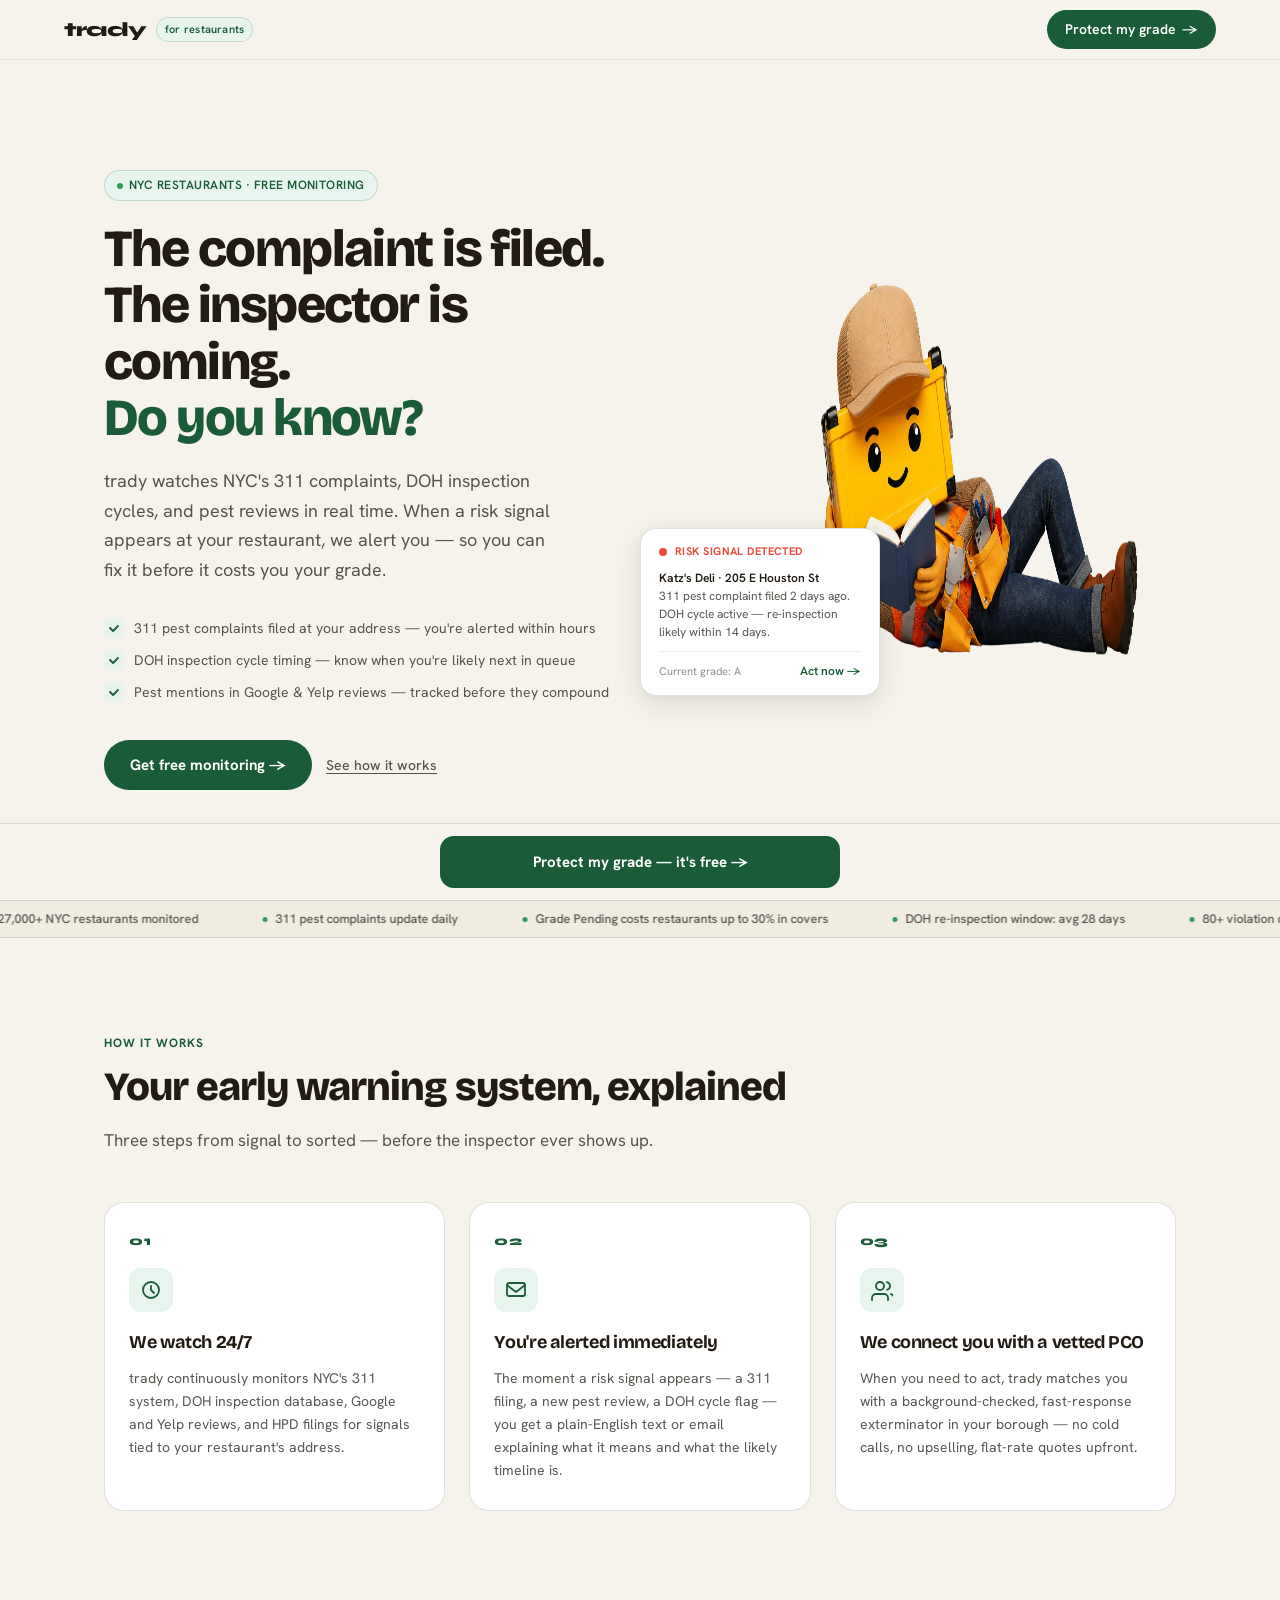
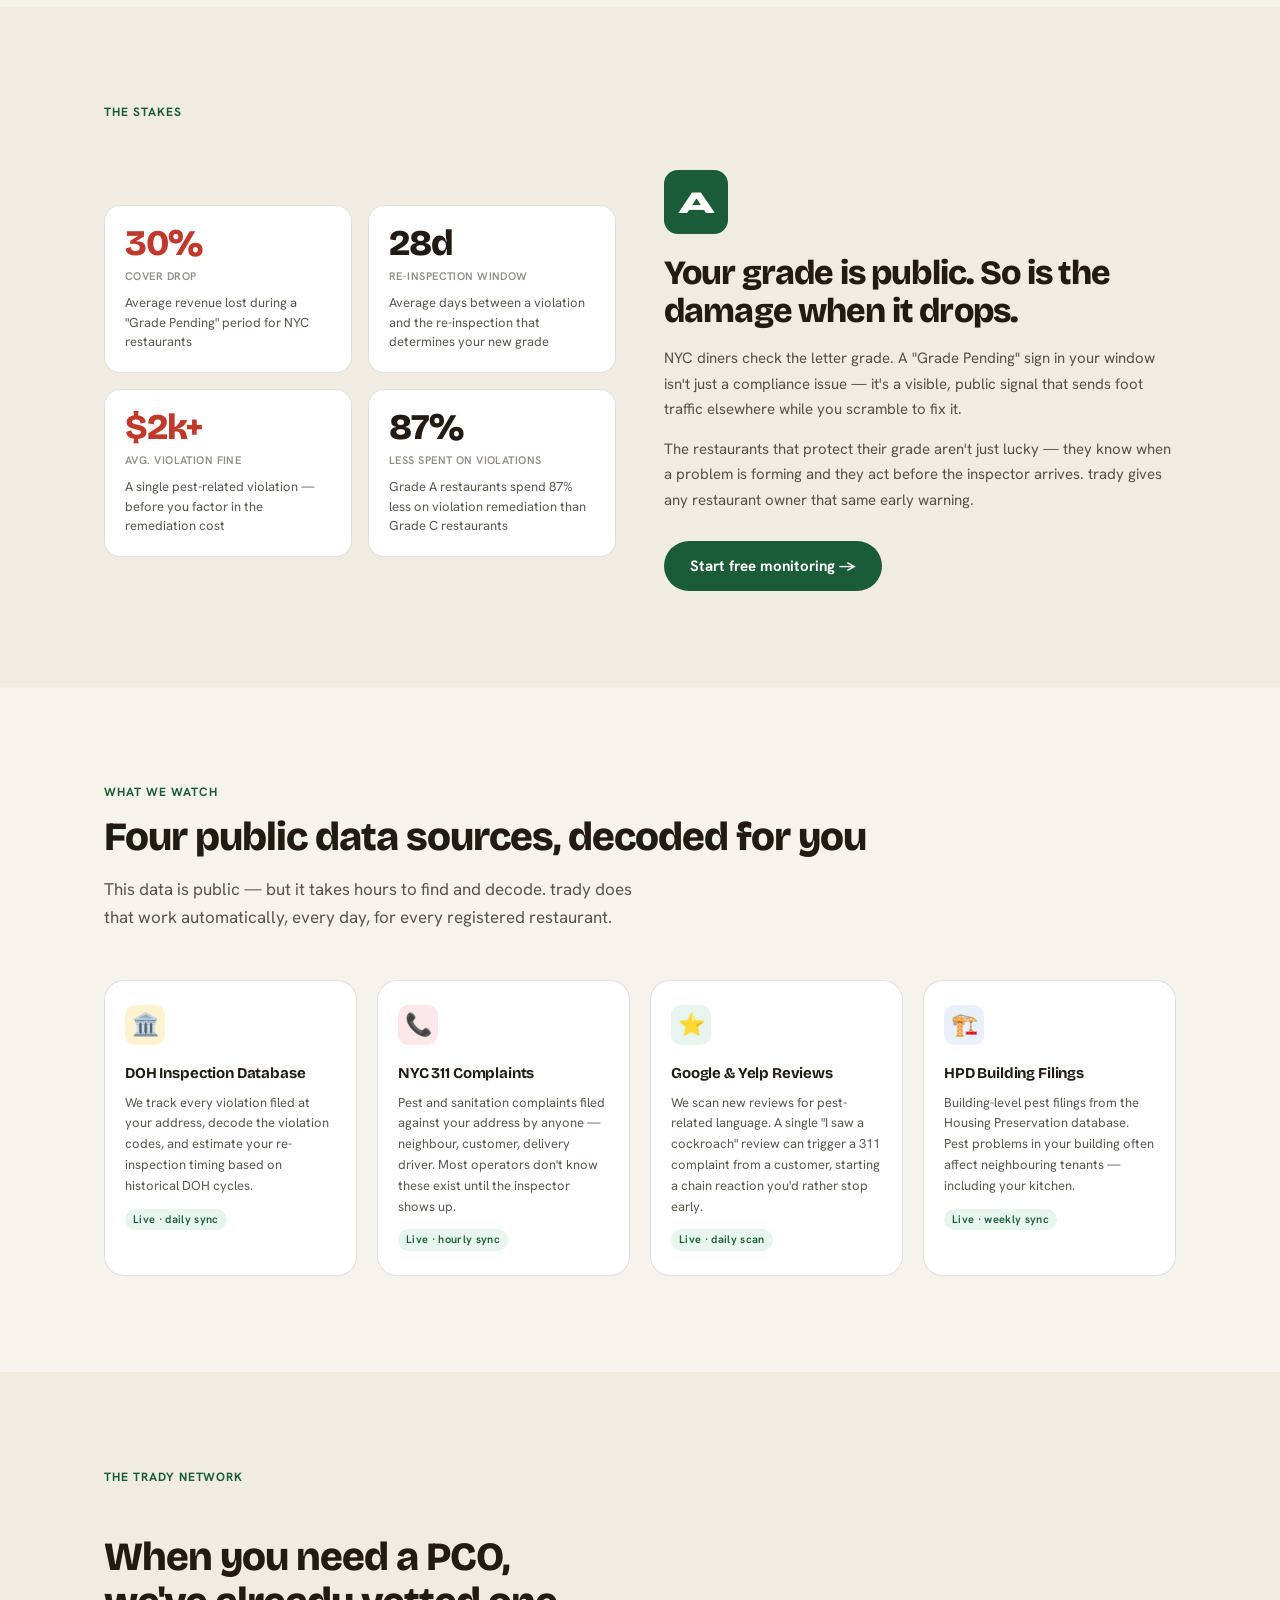
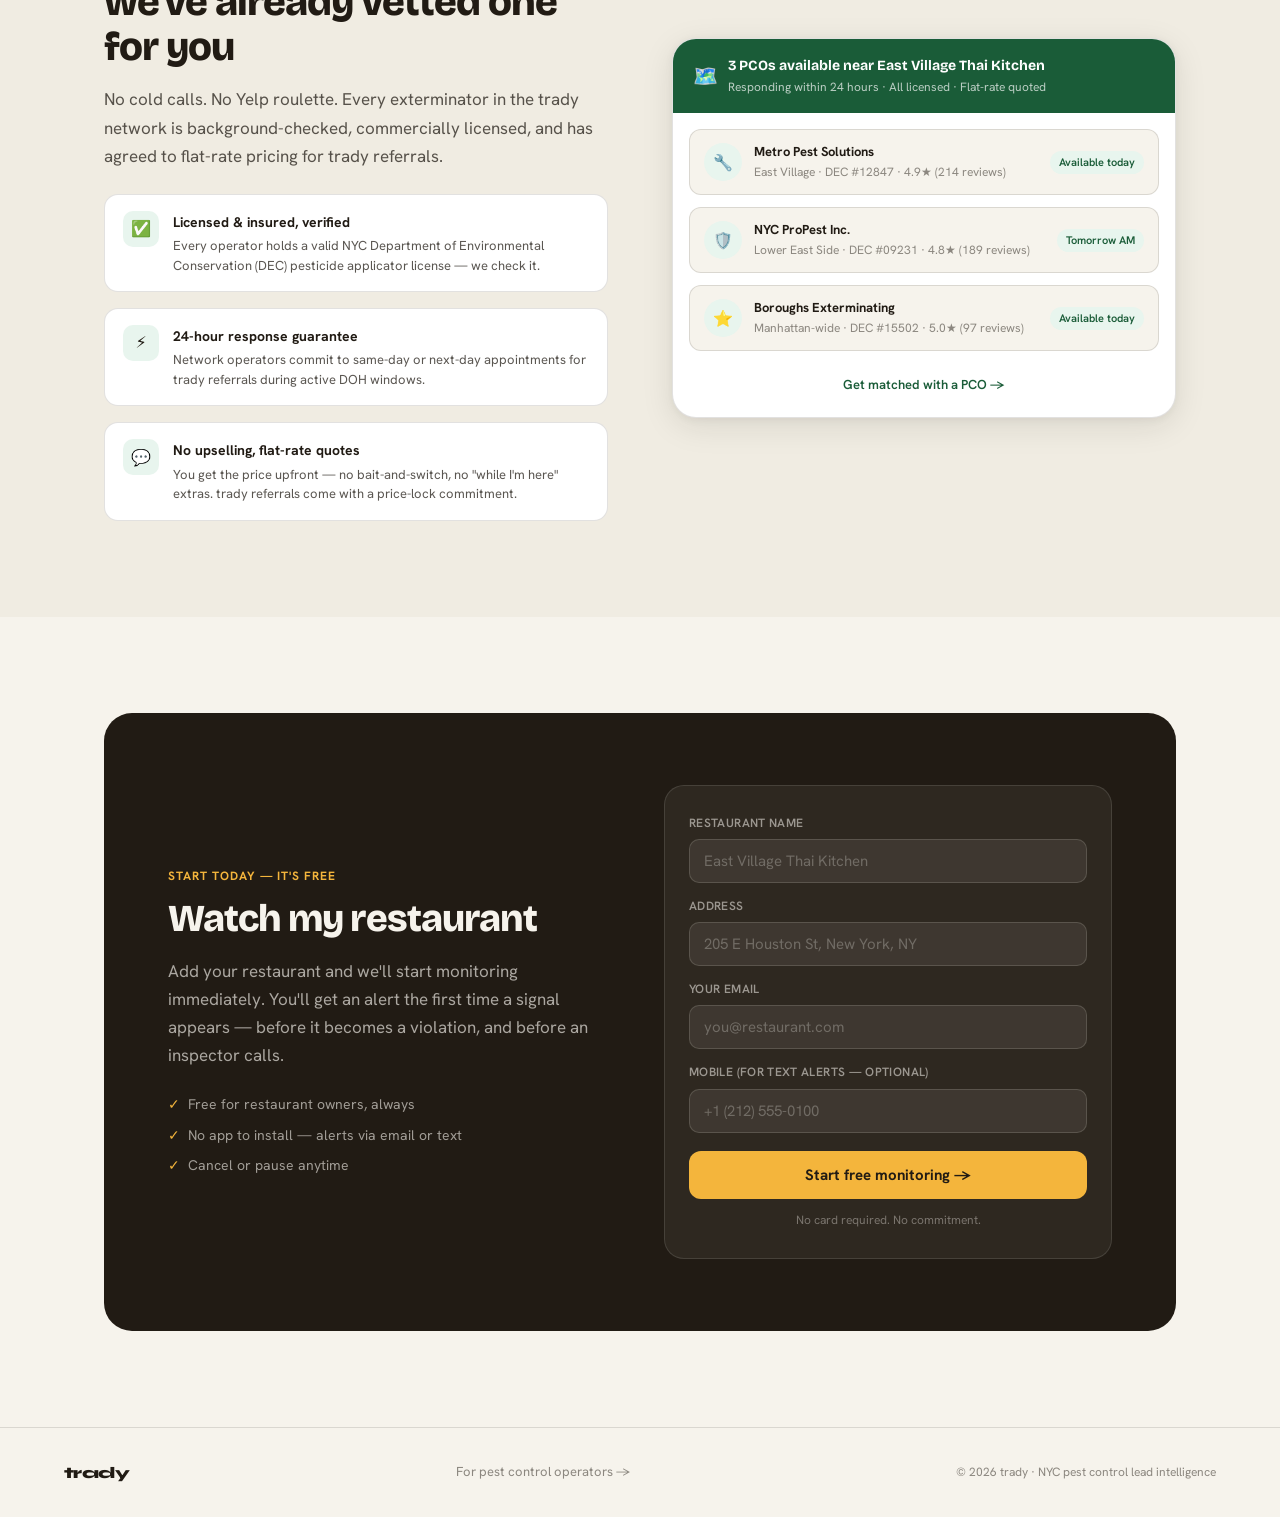
<file: test-restaurant/index.html>
<!DOCTYPE html>
<html lang="en">
<head>
<meta charset="UTF-8" />
<meta name="viewport" content="width=device-width, initial-scale=1.0" />
<title>trady for Restaurants — Know Before the Inspector Does</title>
<meta name="description" content="trady monitors NYC 311 complaints, DOH inspection cycles, and health reviews in real time. Get alerted the moment a risk signal appears at your restaurant — before it becomes a violation." />
<meta name="theme-color" content="#F6F3EC" />
<meta property="og:type" content="website" />
<meta property="og:title" content="trady for Restaurants — Know before the inspector does" />
<meta property="og:description" content="Free monitoring for NYC restaurants. We watch 311 complaints, DOH cycles, and pest reviews so you can act before a surprise inspection." />
<meta name="twitter:card" content="summary_large_image" />
<link rel="preconnect" href="https://fonts.googleapis.com" />
<link rel="preconnect" href="https://fonts.gstatic.com" crossorigin />
<link href="https://fonts.googleapis.com/css2?family=Bricolage+Grotesque:opsz,wght@12..96,400;12..96,500;12..96,600;12..96,700;12..96,800&family=Hanken+Grotesk:wght@400;500;600;700;800&family=Syne:wght@700;800&display=swap" rel="stylesheet" />
<style>
/* ── Design tokens ───────────────────────────────────────── */
:root {
  --bg:          #F6F3EC;
  --bg-2:        #FFFFFF;
  --bg-3:        #F0ECE2;
  --line:        rgba(34,28,20,0.13);
  --line-2:      rgba(34,28,20,0.07);
  --fg:          #211B14;
  --fg-dim:      rgba(33,27,20,0.74);
  --fg-mute:     rgba(33,27,20,0.50);
  /* green accent — protection, not aggression */
  --green:       #1A5C38;
  --green-fill:  #2D9B5A;
  --green-light: #E8F5EE;
  --green-mid:   rgba(29,92,56,0.12);
  /* amber as secondary (trady brand) */
  --amber:       #8A5606;
  --amber-fill:  #F4B53C;
  --amber-light: #FEF3D0;
  /* type */
  --font-d: 'Bricolage Grotesque', system-ui, sans-serif;
  --font-b: 'Hanken Grotesk', system-ui, sans-serif;
  --font-s: 'Syne', system-ui, sans-serif;
  /* shadows */
  --sh-xs: 0 1px 3px rgba(33,27,20,0.07), 0 1px 2px rgba(33,27,20,0.04);
  --sh-sm: 0 4px 16px rgba(33,27,20,0.08), 0 1px 4px rgba(33,27,20,0.04);
  --sh-md: 0 8px 32px rgba(33,27,20,0.10), 0 2px 8px rgba(33,27,20,0.05);
}

/* ── Reset & base ────────────────────────────────────────── */
*, *::before, *::after { box-sizing: border-box; margin: 0; padding: 0; }
html { scroll-behavior: smooth; }
body {
  background: var(--bg);
  color: var(--fg);
  font-family: var(--font-b);
  font-size: 16px;
  line-height: 1.6;
  -webkit-font-smoothing: antialiased;
}
img { display: block; max-width: 100%; }
a { color: inherit; text-decoration: none; }
button { cursor: pointer; font: inherit; border: none; background: none; }

/* ── Reveal animation ────────────────────────────────────── */
.reveal { opacity: 0; transform: translateY(18px); transition: opacity .55s ease, transform .55s ease; }
.reveal.in { opacity: 1; transform: none; }
.reveal-delay-1 { transition-delay: .1s; }
.reveal-delay-2 { transition-delay: .2s; }
.reveal-delay-3 { transition-delay: .3s; }

/* ── Nav ─────────────────────────────────────────────────── */
.nav {
  position: sticky; top: 0; z-index: 100;
  display: flex; align-items: center; justify-content: space-between;
  padding: 0 clamp(20px, 5vw, 64px);
  height: 60px;
  background: rgba(246,243,236,0.88);
  backdrop-filter: blur(12px);
  -webkit-backdrop-filter: blur(12px);
  border-bottom: 1px solid var(--line-2);
}
.nav-brand { display: flex; align-items: center; gap: 10px; }
.nav-wordmark {
  font-family: var(--font-s);
  font-weight: 800;
  font-size: 20px;
  letter-spacing: -0.04em;
  color: var(--fg);
}
.nav-pill {
  font-family: var(--font-b);
  font-size: 11px;
  font-weight: 600;
  letter-spacing: 0.02em;
  color: var(--green);
  background: var(--green-light);
  border: 1px solid rgba(29,92,56,0.18);
  padding: 3px 8px;
  border-radius: 20px;
}
.nav-cta {
  display: flex; align-items: center; gap: 6px;
  font-size: 14px; font-weight: 600;
  color: var(--bg-2);
  background: var(--green);
  padding: 8px 18px;
  border-radius: 100px;
  transition: background .15s;
}
.nav-cta:hover { background: #245243; }
.nav-cta .arr { transition: transform .15s; }
.nav-cta:hover .arr { transform: translateX(3px); }

/* ── Hero ────────────────────────────────────────────────── */
.hero {
  display: grid;
  grid-template-columns: 1fr 1fr;
  gap: 0;
  min-height: calc(100svh - 60px);
  padding: 0 clamp(20px, 5vw, 64px);
  padding-top: clamp(48px, 8vw, 80px);
  padding-bottom: clamp(48px, 8vw, 80px);
  max-width: 1200px;
  margin: 0 auto;
  align-items: center;
}
.hero-copy { max-width: 560px; }
.hero-badge {
  display: inline-flex; align-items: center; gap: 6px;
  font-size: 12px; font-weight: 600; letter-spacing: 0.04em; text-transform: uppercase;
  color: var(--green);
  background: var(--green-light);
  border: 1px solid rgba(29,92,56,0.18);
  padding: 5px 12px;
  border-radius: 20px;
  margin-bottom: 20px;
}
.hero-badge .dot { width: 6px; height: 6px; border-radius: 50%; background: var(--green-fill); }
.hero-h1 {
  font-family: var(--font-d);
  font-weight: 800;
  font-size: clamp(32px, 4.5vw, 52px);
  line-height: 1.08;
  letter-spacing: -0.03em;
  color: var(--fg);
  margin-bottom: 20px;
}
.hero-h1 em {
  font-style: normal;
  color: var(--green);
}
.hero-sub {
  font-size: clamp(15px, 1.6vw, 18px);
  line-height: 1.65;
  color: var(--fg-dim);
  margin-bottom: 32px;
  max-width: 460px;
}
.hero-bullets {
  display: flex; flex-direction: column; gap: 10px;
  margin-bottom: 36px;
}
.hero-bullet {
  display: flex; align-items: flex-start; gap: 10px;
  font-size: 14px; color: var(--fg-dim);
}
.hero-bullet .icon {
  width: 20px; height: 20px; flex-shrink: 0;
  display: flex; align-items: center; justify-content: center;
  background: var(--green-light);
  border-radius: 6px;
  margin-top: 1px;
}
.hero-ctas { display: flex; align-items: center; gap: 14px; flex-wrap: wrap; }
.btn-primary {
  display: inline-flex; align-items: center; gap: 8px;
  font-size: 15px; font-weight: 700;
  color: var(--bg-2);
  background: var(--green);
  padding: 13px 26px;
  border-radius: 100px;
  transition: background .15s, transform .1s;
}
.btn-primary:hover { background: #245243; transform: translateY(-1px); }
.btn-ghost {
  font-size: 14px; font-weight: 500; color: var(--fg-dim);
  text-decoration: underline; text-underline-offset: 3px;
}
.hero-img-wrap {
  display: flex; justify-content: flex-end; align-items: flex-end;
  position: relative;
  padding-left: 32px;
}
.hero-img-wrap img {
  width: min(420px, 100%);
  border-radius: 24px;
}
.hero-alert-card {
  position: absolute;
  bottom: 24px; left: 0;
  background: var(--bg-2);
  border: 1px solid var(--line);
  border-radius: 16px;
  padding: 14px 18px;
  box-shadow: var(--sh-md);
  max-width: 240px;
  z-index: 2;
}
.alert-card-top {
  display: flex; align-items: center; gap: 8px;
  margin-bottom: 8px;
}
.alert-dot { width: 8px; height: 8px; border-radius: 50%; background: #E74C3C; flex-shrink: 0; }
.alert-label { font-size: 11px; font-weight: 700; letter-spacing: 0.04em; text-transform: uppercase; color: #E74C3C; }
.alert-card-body { font-size: 12px; line-height: 1.5; color: var(--fg-dim); }
.alert-card-body strong { color: var(--fg); font-weight: 600; }
.alert-card-footer {
  margin-top: 10px; padding-top: 10px;
  border-top: 1px solid var(--line-2);
  display: flex; align-items: center; justify-content: space-between;
}
.alert-card-footer span { font-size: 11px; color: var(--fg-mute); }
.alert-card-footer a {
  font-size: 12px; font-weight: 600;
  color: var(--green);
  display: flex; align-items: center; gap: 4px;
}

/* ── Ticker ──────────────────────────────────────────────── */
.ticker-bar {
  border-top: 1px solid var(--line);
  border-bottom: 1px solid var(--line);
  overflow: hidden;
  background: var(--bg-3);
  padding: 0;
  height: 38px;
  display: flex; align-items: center;
}
.ticker-inner {
  display: flex; align-items: center;
  white-space: nowrap;
  will-change: transform;
}
.ticker-item {
  display: inline-flex; align-items: center; gap: 8px;
  font-size: 12.5px; font-weight: 500; color: var(--fg-dim);
  padding: 0 32px;
}
.ticker-item .sep { color: var(--line); margin: 0 -16px; }
.ticker-dot { width: 5px; height: 5px; border-radius: 50%; background: var(--green-fill); flex-shrink: 0; }

/* ── Section shell ───────────────────────────────────────── */
.section {
  padding: clamp(56px, 8vw, 96px) clamp(20px, 5vw, 64px);
  max-width: 1200px;
  margin: 0 auto;
}
.section-alt { background: var(--bg-3); }
.section-alt .section { /* inner wrapper */ }
.section-kicker {
  font-size: 12px; font-weight: 700; letter-spacing: 0.08em; text-transform: uppercase;
  color: var(--green);
  margin-bottom: 12px;
}
.section-h2 {
  font-family: var(--font-d);
  font-weight: 800;
  font-size: clamp(26px, 3.5vw, 40px);
  line-height: 1.12;
  letter-spacing: -0.025em;
  color: var(--fg);
  margin-bottom: 16px;
}
.section-sub {
  font-size: clamp(14px, 1.4vw, 17px);
  line-height: 1.65;
  color: var(--fg-dim);
  max-width: 560px;
}

/* ── How it works ────────────────────────────────────────── */
.hiw-grid {
  display: grid;
  grid-template-columns: repeat(3, 1fr);
  gap: 24px;
  margin-top: 48px;
}
.hiw-card {
  background: var(--bg-2);
  border: 1px solid var(--line);
  border-radius: 20px;
  padding: 28px 24px;
}
.hiw-num {
  font-family: var(--font-s);
  font-size: 13px; font-weight: 800;
  color: var(--green);
  letter-spacing: 0.04em;
  margin-bottom: 16px;
}
.hiw-icon {
  width: 44px; height: 44px;
  background: var(--green-light);
  border-radius: 12px;
  display: flex; align-items: center; justify-content: center;
  margin-bottom: 16px;
}
.hiw-icon svg { color: var(--green); }
.hiw-title {
  font-family: var(--font-d);
  font-size: 18px; font-weight: 700;
  letter-spacing: -0.02em;
  color: var(--fg);
  margin-bottom: 10px;
}
.hiw-body { font-size: 14px; line-height: 1.65; color: var(--fg-dim); }

/* ── Stakes ──────────────────────────────────────────────── */
.stakes-wrap {
  display: grid;
  grid-template-columns: 1fr 1fr;
  gap: 48px;
  align-items: center;
  margin-top: 48px;
}
.stakes-stats {
  display: grid;
  grid-template-columns: 1fr 1fr;
  gap: 16px;
}
.stat-card {
  background: var(--bg-2);
  border: 1px solid var(--line);
  border-radius: 16px;
  padding: 20px;
}
.stat-num {
  font-family: var(--font-d);
  font-size: clamp(28px, 3vw, 36px);
  font-weight: 800;
  letter-spacing: -0.03em;
  color: var(--fg);
  line-height: 1;
  margin-bottom: 6px;
}
.stat-num.red { color: #C0392B; }
.stat-unit { font-size: 11px; font-weight: 600; letter-spacing: 0.04em; text-transform: uppercase; color: var(--fg-mute); }
.stat-desc { font-size: 13px; line-height: 1.5; color: var(--fg-dim); margin-top: 8px; }
.stakes-copy .section-h2 { font-size: clamp(22px, 2.8vw, 34px); }
.stakes-copy p {
  font-size: 15px; line-height: 1.7;
  color: var(--fg-dim);
  margin-top: 16px;
}
.grade-badge {
  display: inline-flex; align-items: center; justify-content: center;
  width: 64px; height: 64px;
  background: var(--green);
  color: var(--bg-2);
  font-family: var(--font-s);
  font-size: 32px; font-weight: 800;
  border-radius: 14px;
  margin-bottom: 20px;
}
.grade-badge.pending {
  background: #E67E22;
  font-size: 13px;
  font-family: var(--font-b);
  font-weight: 700;
  text-align: center;
  line-height: 1.2;
  padding: 0 8px;
}

/* ── Data sources ────────────────────────────────────────── */
.sources-grid {
  display: grid;
  grid-template-columns: repeat(4, 1fr);
  gap: 20px;
  margin-top: 48px;
}
.source-card {
  background: var(--bg-2);
  border: 1px solid var(--line);
  border-radius: 20px;
  padding: 24px 20px;
}
.source-icon {
  width: 40px; height: 40px;
  border-radius: 10px;
  display: flex; align-items: center; justify-content: center;
  font-size: 20px;
  margin-bottom: 16px;
}
.source-name {
  font-family: var(--font-d);
  font-size: 15px; font-weight: 700;
  letter-spacing: -0.01em;
  color: var(--fg);
  margin-bottom: 8px;
}
.source-desc { font-size: 13px; line-height: 1.6; color: var(--fg-dim); }
.source-tag {
  display: inline-block;
  font-size: 11px; font-weight: 600;
  letter-spacing: 0.03em;
  color: var(--green);
  background: var(--green-light);
  padding: 2px 8px;
  border-radius: 20px;
  margin-top: 12px;
}

/* ── Network ─────────────────────────────────────────────── */
.network-wrap {
  display: grid;
  grid-template-columns: 1fr 1fr;
  gap: 64px;
  align-items: center;
  margin-top: 48px;
}
.network-promise-list {
  display: flex; flex-direction: column; gap: 16px;
  margin-top: 24px;
}
.promise-item {
  display: flex; align-items: flex-start; gap: 14px;
  padding: 16px 18px;
  background: var(--bg-2);
  border: 1px solid var(--line);
  border-radius: 14px;
}
.promise-icon {
  width: 36px; height: 36px; flex-shrink: 0;
  background: var(--green-light);
  border-radius: 10px;
  display: flex; align-items: center; justify-content: center;
  font-size: 16px;
}
.promise-title { font-size: 14px; font-weight: 700; color: var(--fg); margin-bottom: 3px; }
.promise-body { font-size: 13px; line-height: 1.5; color: var(--fg-dim); }
.network-visual {
  background: var(--bg-2);
  border: 1px solid var(--line);
  border-radius: 24px;
  overflow: hidden;
  box-shadow: var(--sh-md);
}
.nv-header {
  background: var(--green);
  padding: 16px 20px;
  display: flex; align-items: center; gap: 10px;
}
.nv-header-icon { font-size: 20px; }
.nv-header-title { font-family: var(--font-d); font-size: 14px; font-weight: 700; color: #fff; }
.nv-header-sub { font-size: 12px; color: rgba(255,255,255,0.7); margin-top: 1px; }
.nv-body { padding: 16px; display: flex; flex-direction: column; gap: 12px; }
.pco-card {
  display: flex; align-items: center; gap: 12px;
  padding: 12px 14px;
  background: var(--bg);
  border: 1px solid var(--line);
  border-radius: 12px;
}
.pco-avatar {
  width: 38px; height: 38px; flex-shrink: 0;
  border-radius: 50%;
  background: var(--green-light);
  display: flex; align-items: center; justify-content: center;
  font-size: 16px;
}
.pco-name { font-size: 13px; font-weight: 700; color: var(--fg); }
.pco-meta { font-size: 12px; color: var(--fg-mute); }
.pco-badge {
  margin-left: auto; flex-shrink: 0;
  font-size: 11px; font-weight: 600;
  color: var(--green);
  background: var(--green-light);
  padding: 3px 9px; border-radius: 20px;
}

/* ── CTA / Access ────────────────────────────────────────── */
.access-wrap {
  background: var(--fg);
  border-radius: 28px;
  padding: clamp(40px, 6vw, 72px) clamp(32px, 5vw, 80px);
  display: grid;
  grid-template-columns: 1fr 1fr;
  gap: 48px;
  align-items: center;
}
.access-copy .section-h2 { color: var(--bg); font-size: clamp(24px, 3vw, 38px); }
.access-copy .section-sub { color: rgba(246,243,236,0.65); margin-top: 12px; }
.access-copy .section-kicker { color: var(--amber-fill); }
.access-form {
  background: rgba(246,243,236,0.06);
  border: 1px solid rgba(246,243,236,0.12);
  border-radius: 20px;
  padding: 28px 24px;
}
.form-field { margin-bottom: 14px; }
.form-label {
  display: block;
  font-size: 12px; font-weight: 600; letter-spacing: 0.03em; text-transform: uppercase;
  color: rgba(246,243,236,0.55);
  margin-bottom: 6px;
}
.form-input {
  width: 100%;
  padding: 11px 14px;
  background: rgba(246,243,236,0.08);
  border: 1px solid rgba(246,243,236,0.15);
  border-radius: 10px;
  font: 15px var(--font-b);
  color: var(--bg);
  outline: none;
  transition: border-color .15s;
}
.form-input::placeholder { color: rgba(246,243,236,0.28); }
.form-input:focus { border-color: var(--amber-fill); }
.form-select {
  width: 100%;
  padding: 11px 14px;
  background: rgba(246,243,236,0.08);
  border: 1px solid rgba(246,243,236,0.15);
  border-radius: 10px;
  font: 15px var(--font-b);
  color: rgba(246,243,236,0.75);
  outline: none;
  appearance: none;
}
.form-select option { background: #211B14; color: var(--bg); }
.btn-submit {
  width: 100%;
  padding: 14px;
  background: var(--amber-fill);
  color: var(--fg);
  font: 700 15px var(--font-b);
  border-radius: 12px;
  transition: background .15s, transform .1s;
  margin-top: 4px;
}
.btn-submit:hover { background: #f5c158; transform: translateY(-1px); }
.form-note { font-size: 12px; color: rgba(246,243,236,0.38); text-align: center; margin-top: 12px; }
.form-success {
  display: none;
  text-align: center; padding: 32px 0;
}
.form-success .tick { font-size: 40px; margin-bottom: 12px; }
.form-success p { font-size: 15px; color: rgba(246,243,236,0.75); line-height: 1.6; }
.form-success strong { color: var(--bg); }

/* ── Footer ──────────────────────────────────────────────── */
.footer {
  border-top: 1px solid var(--line);
  padding: 32px clamp(20px, 5vw, 64px);
  display: flex; align-items: center; justify-content: space-between;
  gap: 16px;
  flex-wrap: wrap;
}
.footer-brand { font-family: var(--font-s); font-weight: 800; font-size: 16px; letter-spacing: -0.04em; }
.footer-links { display: flex; gap: 24px; }
.footer-links a { font-size: 13px; color: var(--fg-mute); }
.footer-links a:hover { color: var(--fg-dim); }
.footer-copy { font-size: 12px; color: var(--fg-mute); }

/* ── Mobile sticky CTA ───────────────────────────────────── */
.mobile-cta {
  display: none;
  position: fixed; bottom: 0; left: 0; right: 0; z-index: 99;
  padding: 12px 20px calc(12px + env(safe-area-inset-bottom));
  background: rgba(246,243,236,0.92);
  backdrop-filter: blur(12px);
  -webkit-backdrop-filter: blur(12px);
  border-top: 1px solid var(--line);
  justify-content: center;
}
.mobile-cta a {
  display: flex; align-items: center; justify-content: center; gap: 8px;
  width: 100%; max-width: 400px;
  padding: 14px 20px;
  background: var(--green);
  color: var(--bg-2);
  font-size: 15px; font-weight: 700;
  border-radius: 14px;
}

/* ── Responsive ──────────────────────────────────────────── */
@media (max-width: 900px) {
  .hero { grid-template-columns: 1fr; gap: 40px; min-height: auto; }
  .hero-img-wrap { justify-content: center; padding-left: 0; order: -1; }
  .hero-img-wrap img { width: min(320px, 80vw); }
  .hero-alert-card { display: none; }
  .hero-copy { max-width: 100%; }
  .hero-h1 { text-align: center; }
  .hero-sub { text-align: center; max-width: 100%; }
  .hero-badge { margin: 0 auto 20px; }
  .hero-bullets { align-items: flex-start; }
  .hero-ctas { justify-content: center; }

  .hiw-grid { grid-template-columns: 1fr; gap: 16px; }
  .stakes-wrap { grid-template-columns: 1fr; gap: 32px; }
  .stakes-stats { order: -1; }
  .sources-grid { grid-template-columns: 1fr 1fr; }
  .network-wrap { grid-template-columns: 1fr; gap: 32px; }
  .access-wrap { grid-template-columns: 1fr; gap: 32px; }
  .footer { flex-direction: column; align-items: flex-start; gap: 12px; }
  .mobile-cta { display: flex; }
  body { padding-bottom: 80px; }
}
@media (max-width: 540px) {
  .sources-grid { grid-template-columns: 1fr; }
  .stakes-stats { grid-template-columns: 1fr 1fr; }
}
</style>
</head>
<body>

<!-- ── Nav ───────────────────────────────────────────────── -->
<nav class="nav">
  <div class="nav-brand">
    <span class="nav-wordmark">trady</span>
    <span class="nav-pill">for restaurants</span>
  </div>
  <a class="nav-cta" href="#access">
    Protect my grade <span class="arr">→</span>
  </a>
</nav>

<!-- ── Hero ──────────────────────────────────────────────── -->
<div style="max-width:1200px;margin:0 auto;">
<section class="hero">
  <div class="hero-copy">
    <div class="hero-badge reveal"><span class="dot"></span>NYC restaurants · free monitoring</div>
    <h1 class="hero-h1 reveal reveal-delay-1">The complaint is filed.<br>The inspector is coming.<br><em>Do you know?</em></h1>
    <p class="hero-sub reveal reveal-delay-2">trady watches NYC's 311 complaints, DOH inspection cycles, and pest reviews in real time. When a risk signal appears at your restaurant, we alert you — so you can fix it before it costs you your grade.</p>
    <ul class="hero-bullets reveal reveal-delay-2" style="list-style:none;">
      <li class="hero-bullet">
        <span class="icon"><svg width="12" height="12" viewBox="0 0 12 12" fill="none"><path d="M2 6l3 3 5-5" stroke="#1A5C38" stroke-width="1.8" stroke-linecap="round" stroke-linejoin="round"/></svg></span>
        <span>311 pest complaints filed at your address — you're alerted within hours</span>
      </li>
      <li class="hero-bullet">
        <span class="icon"><svg width="12" height="12" viewBox="0 0 12 12" fill="none"><path d="M2 6l3 3 5-5" stroke="#1A5C38" stroke-width="1.8" stroke-linecap="round" stroke-linejoin="round"/></svg></span>
        <span>DOH inspection cycle timing — know when you're likely next in queue</span>
      </li>
      <li class="hero-bullet">
        <span class="icon"><svg width="12" height="12" viewBox="0 0 12 12" fill="none"><path d="M2 6l3 3 5-5" stroke="#1A5C38" stroke-width="1.8" stroke-linecap="round" stroke-linejoin="round"/></svg></span>
        <span>Pest mentions in Google &amp; Yelp reviews — tracked before they compound</span>
      </li>
    </ul>
    <div class="hero-ctas reveal reveal-delay-3">
      <a class="btn-primary" href="#access">Get free monitoring →</a>
      <a class="btn-ghost" href="#how-it-works">See how it works</a>
    </div>
  </div>

  <div class="hero-img-wrap reveal reveal-delay-2">
    <img src="/test-trady/assets/trdi-reading.webp" alt="trady — your restaurant's early warning system" width="420" height="480" loading="eager" />
    <div class="hero-alert-card">
      <div class="alert-card-top">
        <span class="alert-dot"></span>
        <span class="alert-label">Risk signal detected</span>
      </div>
      <div class="alert-card-body">
        <strong>Katz's Deli · 205 E Houston St</strong><br />
        311 pest complaint filed 2 days ago. DOH cycle active — re-inspection likely within 14 days.
      </div>
      <div class="alert-card-footer">
        <span>Current grade: A</span>
        <a href="#access">Act now →</a>
      </div>
    </div>
  </div>
</section>
</div>

<!-- ── Ticker ─────────────────────────────────────────────── -->
<div class="ticker-bar" aria-hidden="true">
  <div class="ticker-inner" id="ticker">
    <span class="ticker-item"><span class="ticker-dot"></span>27,000+ NYC restaurants monitored</span>
    <span class="ticker-item"><span class="ticker-dot"></span>311 pest complaints update daily</span>
    <span class="ticker-item"><span class="ticker-dot"></span>Grade Pending costs restaurants up to 30% in covers</span>
    <span class="ticker-item"><span class="ticker-dot"></span>DOH re-inspection window: avg 28 days</span>
    <span class="ticker-item"><span class="ticker-dot"></span>80+ violation codes indexed with re-grade guidance</span>
    <span class="ticker-item"><span class="ticker-dot"></span>Free for restaurant owners — always</span>
    <span class="ticker-item"><span class="ticker-dot"></span>27,000+ NYC restaurants monitored</span>
    <span class="ticker-item"><span class="ticker-dot"></span>311 pest complaints update daily</span>
    <span class="ticker-item"><span class="ticker-dot"></span>Grade Pending costs restaurants up to 30% in covers</span>
    <span class="ticker-item"><span class="ticker-dot"></span>DOH re-inspection window: avg 28 days</span>
    <span class="ticker-item"><span class="ticker-dot"></span>80+ violation codes indexed with re-grade guidance</span>
    <span class="ticker-item"><span class="ticker-dot"></span>Free for restaurant owners — always</span>
  </div>
</div>

<!-- ── How it works ────────────────────────────────────────── -->
<div id="how-it-works">
<div class="section">
  <p class="section-kicker reveal">How it works</p>
  <h2 class="section-h2 reveal">Your early warning system, explained</h2>
  <p class="section-sub reveal">Three steps from signal to sorted — before the inspector ever shows up.</p>

  <div class="hiw-grid">
    <div class="hiw-card reveal">
      <div class="hiw-num">01</div>
      <div class="hiw-icon">
        <svg width="22" height="22" viewBox="0 0 22 22" fill="none" stroke="currentColor" stroke-width="1.8" stroke-linecap="round" stroke-linejoin="round">
          <circle cx="11" cy="11" r="8"/><path d="M11 7v4l3 3"/>
        </svg>
      </div>
      <div class="hiw-title">We watch 24/7</div>
      <div class="hiw-body">trady continuously monitors NYC's 311 system, DOH inspection database, Google and Yelp reviews, and HPD filings for signals tied to your restaurant's address.</div>
    </div>
    <div class="hiw-card reveal reveal-delay-1">
      <div class="hiw-num">02</div>
      <div class="hiw-icon">
        <svg width="22" height="22" viewBox="0 0 22 22" fill="none" stroke="currentColor" stroke-width="1.8" stroke-linecap="round" stroke-linejoin="round">
          <path d="M4 4h14a2 2 0 0 1 2 2v9a2 2 0 0 1-2 2H4a2 2 0 0 1-2-2V6a2 2 0 0 1 2-2z"/><path d="m2 6 9 7 9-7"/>
        </svg>
      </div>
      <div class="hiw-title">You're alerted immediately</div>
      <div class="hiw-body">The moment a risk signal appears — a 311 filing, a new pest review, a DOH cycle flag — you get a plain-English text or email explaining what it means and what the likely timeline is.</div>
    </div>
    <div class="hiw-card reveal reveal-delay-2">
      <div class="hiw-num">03</div>
      <div class="hiw-icon">
        <svg width="22" height="22" viewBox="0 0 22 22" fill="none" stroke="currentColor" stroke-width="1.8" stroke-linecap="round" stroke-linejoin="round">
          <path d="M17 21v-2a4 4 0 0 0-4-4H5a4 4 0 0 0-4 4v2"/><circle cx="9" cy="7" r="4"/><path d="M23 21v-2a4 4 0 0 0-3-3.87"/><path d="M16 3.13a4 4 0 0 1 0 7.75"/>
        </svg>
      </div>
      <div class="hiw-title">We connect you with a vetted PCO</div>
      <div class="hiw-body">When you need to act, trady matches you with a background-checked, fast-response exterminator in your borough — no cold calls, no upselling, flat-rate quotes upfront.</div>
    </div>
  </div>
</div>
</div>

<!-- ── Stakes ─────────────────────────────────────────────── -->
<div class="section-alt">
<div class="section">
  <p class="section-kicker reveal">The stakes</p>
  <div class="stakes-wrap">
    <div class="stakes-stats">
      <div class="stat-card reveal">
        <div class="stat-num red">30%</div>
        <div class="stat-unit">Cover drop</div>
        <div class="stat-desc">Average revenue lost during a "Grade Pending" period for NYC restaurants</div>
      </div>
      <div class="stat-card reveal reveal-delay-1">
        <div class="stat-num">28d</div>
        <div class="stat-unit">Re-inspection window</div>
        <div class="stat-desc">Average days between a violation and the re-inspection that determines your new grade</div>
      </div>
      <div class="stat-card reveal reveal-delay-1">
        <div class="stat-num red">$2k+</div>
        <div class="stat-unit">Avg. violation fine</div>
        <div class="stat-desc">A single pest-related violation — before you factor in the remediation cost</div>
      </div>
      <div class="stat-card reveal reveal-delay-2">
        <div class="stat-num">87%</div>
        <div class="stat-unit">Less spent on violations</div>
        <div class="stat-desc">Grade A restaurants spend 87% less on violation remediation than Grade C restaurants</div>
      </div>
    </div>

    <div class="stakes-copy reveal">
      <div class="grade-badge">A</div>
      <h2 class="section-h2">Your grade is public. So is the damage when it drops.</h2>
      <p>NYC diners check the letter grade. A "Grade Pending" sign in your window isn't just a compliance issue — it's a visible, public signal that sends foot traffic elsewhere while you scramble to fix it.</p>
      <p style="margin-top:14px;">The restaurants that protect their grade aren't just lucky — they know when a problem is forming and they act before the inspector arrives. trady gives any restaurant owner that same early warning.</p>
      <a class="btn-primary" href="#access" style="margin-top:28px;display:inline-flex;">Start free monitoring →</a>
    </div>
  </div>
</div>
</div>

<!-- ── Data sources ────────────────────────────────────────── -->
<div class="section">
  <p class="section-kicker reveal">What we watch</p>
  <h2 class="section-h2 reveal">Four public data sources, decoded for you</h2>
  <p class="section-sub reveal">This data is public — but it takes hours to find and decode. trady does that work automatically, every day, for every registered restaurant.</p>

  <div class="sources-grid">
    <div class="source-card reveal">
      <div class="source-icon" style="background:#FEF3D0;font-size:22px;">🏛️</div>
      <div class="source-name">DOH Inspection Database</div>
      <div class="source-desc">We track every violation filed at your address, decode the violation codes, and estimate your re-inspection timing based on historical DOH cycles.</div>
      <span class="source-tag">Live · daily sync</span>
    </div>
    <div class="source-card reveal reveal-delay-1">
      <div class="source-icon" style="background:#FCE8E8;font-size:22px;">📞</div>
      <div class="source-name">NYC 311 Complaints</div>
      <div class="source-desc">Pest and sanitation complaints filed against your address by anyone — neighbour, customer, delivery driver. Most operators don't know these exist until the inspector shows up.</div>
      <span class="source-tag">Live · hourly sync</span>
    </div>
    <div class="source-card reveal reveal-delay-2">
      <div class="source-icon" style="background:#E8F5EE;font-size:22px;">⭐</div>
      <div class="source-name">Google &amp; Yelp Reviews</div>
      <div class="source-desc">We scan new reviews for pest-related language. A single "I saw a cockroach" review can trigger a 311 complaint from a customer, starting a chain reaction you'd rather stop early.</div>
      <span class="source-tag">Live · daily scan</span>
    </div>
    <div class="source-card reveal reveal-delay-3">
      <div class="source-icon" style="background:#EAF0FB;font-size:22px;">🏗️</div>
      <div class="source-name">HPD Building Filings</div>
      <div class="source-desc">Building-level pest filings from the Housing Preservation database. Pest problems in your building often affect neighbouring tenants — including your kitchen.</div>
      <span class="source-tag">Live · weekly sync</span>
    </div>
  </div>
</div>

<!-- ── Network ────────────────────────────────────────────── -->
<div class="section-alt">
<div class="section">
  <p class="section-kicker reveal">The trady network</p>
  <div class="network-wrap">
    <div>
      <h2 class="section-h2 reveal">When you need a PCO, we've already vetted one for you</h2>
      <p class="section-sub reveal" style="margin-top:12px;">No cold calls. No Yelp roulette. Every exterminator in the trady network is background-checked, commercially licensed, and has agreed to flat-rate pricing for trady referrals.</p>
      <div class="network-promise-list">
        <div class="promise-item reveal">
          <div class="promise-icon">✅</div>
          <div>
            <div class="promise-title">Licensed &amp; insured, verified</div>
            <div class="promise-body">Every operator holds a valid NYC Department of Environmental Conservation (DEC) pesticide applicator license — we check it.</div>
          </div>
        </div>
        <div class="promise-item reveal reveal-delay-1">
          <div class="promise-icon">⚡</div>
          <div>
            <div class="promise-title">24-hour response guarantee</div>
            <div class="promise-body">Network operators commit to same-day or next-day appointments for trady referrals during active DOH windows.</div>
          </div>
        </div>
        <div class="promise-item reveal reveal-delay-2">
          <div class="promise-icon">💬</div>
          <div>
            <div class="promise-title">No upselling, flat-rate quotes</div>
            <div class="promise-body">You get the price upfront — no bait-and-switch, no "while I'm here" extras. trady referrals come with a price-lock commitment.</div>
          </div>
        </div>
      </div>
    </div>

    <div class="network-visual reveal">
      <div class="nv-header">
        <div class="nv-header-icon">🗺️</div>
        <div>
          <div class="nv-header-title">3 PCOs available near East Village Thai Kitchen</div>
          <div class="nv-header-sub">Responding within 24 hours · All licensed · Flat-rate quoted</div>
        </div>
      </div>
      <div class="nv-body">
        <div class="pco-card">
          <div class="pco-avatar">🔧</div>
          <div>
            <div class="pco-name">Metro Pest Solutions</div>
            <div class="pco-meta">East Village · DEC #12847 · 4.9★ (214 reviews)</div>
          </div>
          <div class="pco-badge">Available today</div>
        </div>
        <div class="pco-card">
          <div class="pco-avatar">🛡️</div>
          <div>
            <div class="pco-name">NYC ProPest Inc.</div>
            <div class="pco-meta">Lower East Side · DEC #09231 · 4.8★ (189 reviews)</div>
          </div>
          <div class="pco-badge">Tomorrow AM</div>
        </div>
        <div class="pco-card">
          <div class="pco-avatar">⭐</div>
          <div>
            <div class="pco-name">Boroughs Exterminating</div>
            <div class="pco-meta">Manhattan-wide · DEC #15502 · 5.0★ (97 reviews)</div>
          </div>
          <div class="pco-badge">Available today</div>
        </div>
        <div style="padding:8px 4px 4px;text-align:center;">
          <a href="#access" style="font-size:13px;font-weight:600;color:var(--green);">Get matched with a PCO →</a>
        </div>
      </div>
    </div>
  </div>
</div>
</div>

<!-- ── CTA / Access ───────────────────────────────────────── -->
<div class="section" id="access">
  <div class="access-wrap">
    <div class="access-copy">
      <p class="section-kicker">Start today — it's free</p>
      <h2 class="section-h2">Watch my restaurant</h2>
      <p class="section-sub">Add your restaurant and we'll start monitoring immediately. You'll get an alert the first time a signal appears — before it becomes a violation, and before an inspector calls.</p>
      <ul style="list-style:none;margin-top:24px;display:flex;flex-direction:column;gap:8px;">
        <li style="font-size:14px;color:rgba(246,243,236,0.6);display:flex;gap:8px;align-items:center;"><span style="color:var(--amber-fill);">✓</span> Free for restaurant owners, always</li>
        <li style="font-size:14px;color:rgba(246,243,236,0.6);display:flex;gap:8px;align-items:center;"><span style="color:var(--amber-fill);">✓</span> No app to install — alerts via email or text</li>
        <li style="font-size:14px;color:rgba(246,243,236,0.6);display:flex;gap:8px;align-items:center;"><span style="color:var(--amber-fill);">✓</span> Cancel or pause anytime</li>
      </ul>
    </div>

    <div>
      <form class="access-form" id="restaurant-form" novalidate>
        <div class="form-field">
          <label class="form-label" for="rest-name">Restaurant name</label>
          <input class="form-input" id="rest-name" type="text" placeholder="East Village Thai Kitchen" autocomplete="organization" required />
        </div>
        <div class="form-field">
          <label class="form-label" for="rest-address">Address</label>
          <input class="form-input" id="rest-address" type="text" placeholder="205 E Houston St, New York, NY" autocomplete="street-address" required />
        </div>
        <div class="form-field">
          <label class="form-label" for="rest-email">Your email</label>
          <input class="form-input" id="rest-email" type="email" placeholder="you@restaurant.com" autocomplete="email" required />
        </div>
        <div class="form-field">
          <label class="form-label" for="rest-phone">Mobile (for text alerts — optional)</label>
          <input class="form-input" id="rest-phone" type="tel" placeholder="+1 (212) 555-0100" autocomplete="tel" />
        </div>
        <button type="submit" class="btn-submit">Start free monitoring →</button>
        <p class="form-note">No card required. No commitment.</p>
      </form>
      <div class="form-success" id="form-success">
        <div class="tick">✅</div>
        <p><strong>You're on the watchlist.</strong><br />We'll alert you the moment a risk signal appears at your restaurant.</p>
      </div>
    </div>
  </div>
</div>

<!-- ── Footer ─────────────────────────────────────────────── -->
<footer class="footer">
  <span class="footer-brand">trady</span>
  <nav class="footer-links">
    <a href="/test-trady/">For pest control operators →</a>
  </nav>
  <span class="footer-copy">© 2026 trady · NYC pest control lead intelligence</span>
</footer>

<!-- ── Mobile sticky CTA ──────────────────────────────────── -->
<div class="mobile-cta" id="mobile-cta">
  <a href="#access">Protect my grade — it's free →</a>
</div>

<script>
// ── Reveal on scroll ──────────────────────────────────────
(function() {
  var els = document.querySelectorAll('.reveal');
  function check() {
    var trigger = window.innerHeight * 0.92;
    els.forEach(function(el) {
      if (el.getBoundingClientRect().top < trigger) el.classList.add('in');
    });
  }
  check();
  var raf = 0;
  window.addEventListener('scroll', function() {
    if (!raf) raf = requestAnimationFrame(function() { raf = 0; check(); });
  }, { passive: true });
  window.addEventListener('resize', check, { passive: true });
  setTimeout(check, 120);
  setTimeout(check, 600);
})();

// ── Ticker ────────────────────────────────────────────────
(function() {
  var el = document.getElementById('ticker');
  if (!el) return;
  var pos = 0;
  var speed = 0.5; // px per frame
  var paused = false;
  var last = null;
  function tick(ts) {
    if (last !== null && !paused) {
      pos += speed;
      var half = el.scrollWidth / 2;
      if (pos >= half) pos = 0;
      el.style.transform = 'translateX(-' + pos + 'px)';
    }
    last = ts;
    requestAnimationFrame(tick);
  }
  requestAnimationFrame(tick);
  el.parentElement.addEventListener('mouseenter', function() { paused = true; });
  el.parentElement.addEventListener('mouseleave', function() { paused = false; });
})();

// ── Hide mobile CTA near form ─────────────────────────────
(function() {
  var access = document.getElementById('access');
  var cta = document.getElementById('mobile-cta');
  if (!access || !cta || !window.IntersectionObserver) return;
  new IntersectionObserver(function(entries) {
    cta.style.display = entries[0].isIntersecting ? 'none' : 'flex';
  }, { rootMargin: '0px 0px -20% 0px' }).observe(access);
})();

// ── Form submit ───────────────────────────────────────────
document.getElementById('restaurant-form').addEventListener('submit', function(e) {
  e.preventDefault();
  var name = document.getElementById('rest-name').value.trim();
  var email = document.getElementById('rest-email').value.trim();
  var address = document.getElementById('rest-address').value.trim();
  if (!name || !email || !address) {
    alert('Please fill in your restaurant name, address and email.');
    return;
  }
  document.getElementById('restaurant-form').style.display = 'none';
  document.getElementById('form-success').style.display = 'block';
  // TODO: wire up to Supabase / waitlist API
  console.log('Restaurant signup:', { name: name, email: email, address: address });
});
</script>
</body>
</html>
</file>
